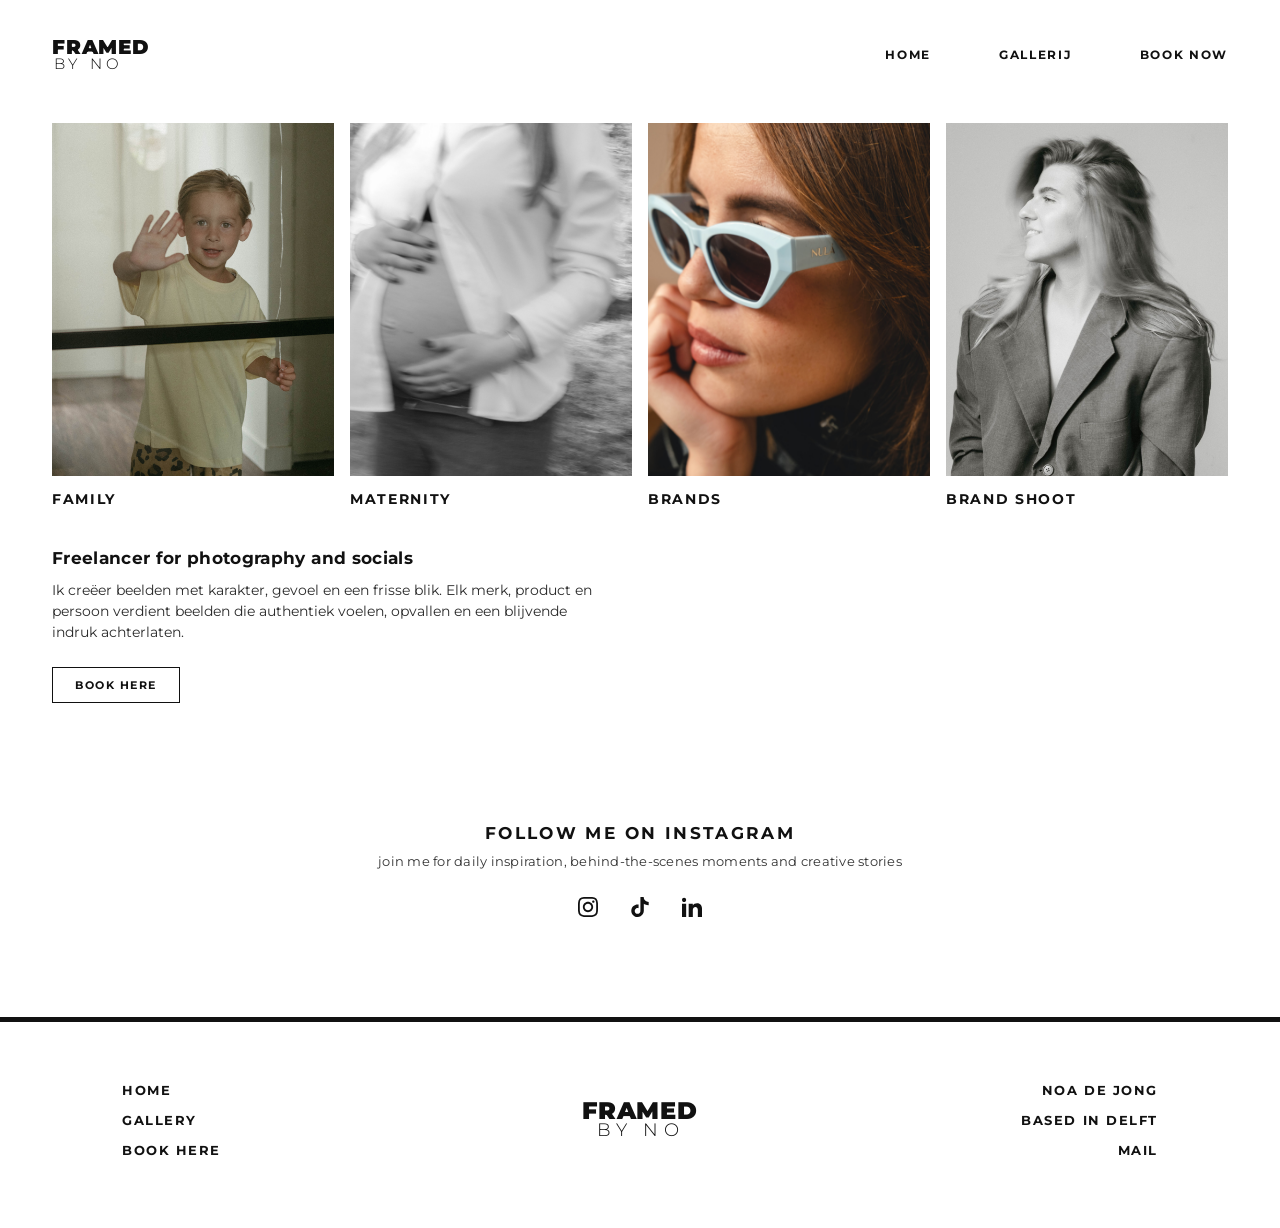
<file: index.html>
<!DOCTYPE html>
<html lang="nl">
<head>
  <meta charset="UTF-8">
  <meta name="viewport" content="width=device-width, initial-scale=1.0">
  <title>FRAMED BY NO | Home</title>
  <link rel="stylesheet" href="style.css">
  <style>
    /* Home Specific Styles */
    .hero-container {
      max-width: 1240px;
      margin: 20px auto 0 auto;
      padding: 0 32px;
    }

    /* 4 Category Columns */
    .categories-grid {
      display: grid;
      grid-template-columns: repeat(4, 1fr);
      gap: 16px;
      margin-bottom: 36px;
    }

    .category-card {
      display: flex;
      flex-direction: column;
    }

    .category-image-wrap {
      width: 100%;
      aspect-ratio: 4 / 5;
      overflow: hidden;
      background-color: #f7f7f7;
    }

    .category-image-wrap img {
      width: 100%;
      height: 100%;
      object-fit: cover;
      display: block;
      transition: transform 0.4s ease;
    }

    .category-card:hover .category-image-wrap img {
      transform: scale(1.02);
    }

    .category-title {
      font-size: 14px;
      font-weight: 700;
      letter-spacing: 0.12em;
      text-transform: uppercase;
      color: var(--color-black);
      margin-top: 14px;
    }

    /* Intro Bio Section */
    .intro-section {
      margin-top: 40px;
      margin-bottom: 120px;
      max-width: 540px;
    }

    .intro-title {
      font-size: 17px;
      font-weight: 700;
      letter-spacing: 0.02em;
      color: var(--color-black);
      margin-bottom: 12px;
    }

    .intro-text {
      font-size: 13.5px;
      font-weight: 400;
      line-height: 1.55;
      color: #2b2b2b;
      margin-bottom: 24px;
    }

    /* Social Follow Section */
    .social-follow-section {
      text-align: center;
      margin: 80px auto 40px auto;
      padding: 0 20px;
    }

    .social-follow-title {
      font-size: 17px;
      font-weight: 700;
      letter-spacing: 0.14em;
      text-transform: uppercase;
      color: var(--color-black);
      margin-bottom: 10px;
    }

    .social-follow-subtitle {
      font-size: 13px;
      color: #333333;
      font-weight: 400;
      letter-spacing: 0.02em;
      margin-bottom: 28px;
    }

    .social-icons-row {
      display: flex;
      justify-content: center;
      align-items: center;
      gap: 32px;
    }

    .social-icon-link {
      color: var(--color-black);
      display: inline-flex;
      align-items: center;
      justify-content: center;
      transition: transform 0.2s ease, opacity 0.2s ease;
    }

    .social-icon-link:hover {
      transform: translateY(-2px);
      opacity: 0.7;
    }

    .social-icon-link svg {
      width: 20px;
      height: 20px;
      fill: currentColor;
    }

    @media (max-width: 900px) {
      .categories-grid {
        grid-template-columns: repeat(2, 1fr);
        gap: 16px;
      }
    }

    @media (max-width: 550px) {
      .categories-grid {
        grid-template-columns: repeat(2, 1fr);
        gap: 12px;
      }
      .category-title {
        font-size: 12px;
        margin-top: 8px;
      }
      .hero-container {
        padding: 0 16px;
      }
      .intro-section {
        margin-bottom: 70px;
      }
    }
  </style>
</head>
<body>

  <!-- Navigation Header -->
  <header class="site-header">
    <a href="index.html" class="brand-logo" aria-label="FRAMED BY NO Homepage">
      <span class="logo-framed">FRAMED</span>
      <span class="logo-by-no">BY NO</span>
    </a>
    <nav class="main-nav" aria-label="Main Navigation">
      <a href="index.html" class="nav-link active">HOME</a>
      <a href="gallerij.html" class="nav-link">GALLERIJ</a>
      <a href="contact.html" class="nav-link">BOOK NOW</a>
    </nav>
  </header>

  <!-- Main Hero Content -->
  <main class="hero-container">
    <!-- Top 4 Photo Categories -->
    <section class="categories-grid">
      <!-- 1. Family -->
      <article class="category-card">
        <div class="category-image-wrap">
          <img src="fotografie_afbeeldingen/7-adZIaD16y2rkxVgs.png" alt="Family fotografie met jongen die zwaait door het raam" loading="lazy">
        </div>
        <h2 class="category-title">FAMILY</h2>
      </article>

      <!-- 2. Maternity -->
      <article class="category-card">
        <div class="category-image-wrap">
          <img src="fotografie_afbeeldingen/dscf0970-fPVvLcfhUVpmkMJd.jpg" alt="Maternity zwangerschapsfotografie buik met witte blouse" loading="lazy">
        </div>
        <h2 class="category-title">MATERNITY</h2>
      </article>

      <!-- 3. Brands -->
      <article class="category-card">
        <div class="category-image-wrap">
          <img src="fotografie_afbeeldingen/brands_portrait.png" alt="Brands fotoshoot portret met lichtblauwe zonnebril" loading="lazy">
        </div>
        <h2 class="category-title">BRANDS</h2>
      </article>

      <!-- 4. Brand Shoot -->
      <article class="category-card">
        <div class="category-image-wrap">
          <img src="fotografie_afbeeldingen/2-ngIHDCZYYKRGfISg.png" alt="Brand Shoot portret zwart wit vrouw in blazer" loading="lazy">
        </div>
        <h2 class="category-title">BRAND SHOOT</h2>
      </article>
    </section>

    <!-- Intro Text & Book Button -->
    <section class="intro-section">
      <h3 class="intro-title">Freelancer for photography and socials</h3>
      <p class="intro-text">
        Ik creëer beelden met karakter, gevoel en een frisse blik. Elk merk, product en persoon verdient beelden die authentiek voelen, opvallen en een blijvende indruk achterlaten.
      </p>
      <a href="contact.html" class="btn-primary">BOOK HERE</a>
    </section>

    <!-- Follow me on Instagram Section -->
    <section class="social-follow-section">
      <h2 class="social-follow-title">FOLLOW ME ON INSTAGRAM</h2>
      <p class="social-follow-subtitle">join me for daily inspiration, behind-the-scenes moments and creative stories</p>
      
      <div class="social-icons-row">
        <!-- Instagram -->
        <a href="https://instagram.com" target="_blank" rel="noopener noreferrer" class="social-icon-link" aria-label="Instagram">
          <svg viewBox="0 0 24 24">
            <path d="M12 2.163c3.204 0 3.584.012 4.85.07 3.252.148 4.771 1.691 4.919 4.919.058 1.265.069 1.645.069 4.849 0 3.205-.012 3.584-.069 4.849-.149 3.225-1.664 4.771-4.919 4.919-1.266.058-1.644.07-4.85.07-3.204 0-3.584-.012-4.849-.07-3.26-.149-4.771-1.699-4.919-4.92-.058-1.265-.07-1.644-.07-4.849 0-3.204.013-3.583.07-4.849.149-3.227 1.664-4.771 4.919-4.919 1.266-.057 1.645-.069 4.849-.069zm0-2.163c-3.259 0-3.667.014-4.947.072-4.358.2-6.78 2.618-6.98 6.98-.059 1.281-.073 1.689-.073 4.948 0 3.259.014 3.668.072 4.948.2 4.358 2.618 6.78 6.98 6.98 1.281.058 1.689.072 4.948.072 3.259 0 3.668-.014 4.948-.072 4.354-.2 6.782-2.618 6.979-6.98.059-1.28.073-1.689.073-4.948 0-3.259-.014-3.667-.072-4.947-.196-4.354-2.617-6.78-6.979-6.98-1.281-.059-1.69-.073-4.949-.073zm0 5.838c-3.403 0-6.162 2.759-6.162 6.162s2.759 6.163 6.162 6.163 6.162-2.759 6.162-6.163c0-3.403-2.759-6.162-6.162-6.162zm0 10.162c-2.209 0-4-1.79-4-4 0-2.209 1.791-4 4-4s4 1.791 4 4c0 2.21-1.791 4-4 4zm6.406-11.845c-.796 0-1.441.645-1.441 1.44s.645 1.44 1.441 1.44c.795 0 1.439-.645 1.439-1.44s-.644-1.44-1.439-1.44z"/>
          </svg>
        </a>

        <!-- TikTok -->
        <a href="https://tiktok.com" target="_blank" rel="noopener noreferrer" class="social-icon-link" aria-label="TikTok">
          <svg viewBox="0 0 24 24">
            <path d="M12.525.02c1.31-.02 2.61-.01 3.91-.02.08 1.53.63 3.09 1.75 4.17 1.12 1.11 2.7 1.62 4.24 1.79v4.03c-1.44-.05-2.89-.35-4.2-.97-.57-.26-1.1-.59-1.62-.93-.01 2.92.01 5.84-.02 8.75-.08 1.4-.54 2.79-1.35 3.94-1.31 1.92-3.58 3.17-5.91 3.21-1.43.08-2.86-.31-4.08-1.03-2.02-1.19-3.44-3.37-3.65-5.71-.02-.5-.03-1-.01-1.49.18-1.9 1.12-3.72 2.58-4.96 1.66-1.44 3.98-2.13 6.15-1.72.02 1.48-.04 2.96-.04 4.44-.99-.32-2.15-.23-3.02.37-.63.41-1.11 1.04-1.36 1.75-.21.51-.24 1.07-.14 1.61.24 1.64 1.82 3.02 3.5 2.87 1.12-.01 2.19-.66 2.77-1.61.19-.33.4-.67.41-1.06.1-1.79.06-3.57.07-5.36.01-4.03-.01-8.05.02-12.07z"/>
          </svg>
        </a>

        <!-- LinkedIn -->
        <a href="https://linkedin.com" target="_blank" rel="noopener noreferrer" class="social-icon-link" aria-label="LinkedIn">
          <svg viewBox="0 0 24 24">
            <path d="M4.98 3.5c0 1.381-1.11 2.5-2.48 2.5s-2.48-1.119-2.48-2.5c0-1.38 1.11-2.5 2.48-2.5s2.48 1.12 2.48 2.5zm.02 4.5h-5v16h5v-16zm7.982 0h-4.968v16h4.969v-8.399c0-4.67 6.029-5.052 6.029 0v8.399h4.988v-10.131c0-7.88-8.922-7.593-11.018-3.714v-2.155z"/>
          </svg>
        </a>
      </div>
    </section>
  </main>

  <!-- Site Footer -->
  <footer class="site-footer">
    <div class="footer-inner">
      <div class="footer-left">
        <a href="index.html" class="footer-link">HOME</a>
        <a href="gallerij.html" class="footer-link">GALLERY</a>
        <a href="contact.html" class="footer-link">BOOK HERE</a>
      </div>
      <div class="footer-center">
        <a href="index.html" class="brand-logo" aria-label="FRAMED BY NO Homepage">
          <span class="logo-framed">FRAMED</span>
          <span class="logo-by-no">BY NO</span>
        </a>
      </div>
      <div class="footer-right">
        <span class="footer-info">NOA DE JONG</span>
        <span class="footer-info">BASED IN DELFT</span>
        <a href="mailto:info@framedbyno.nl" class="footer-link">MAIL</a>
      </div>
    </div>
  </footer>

</body>
</html>
</file>
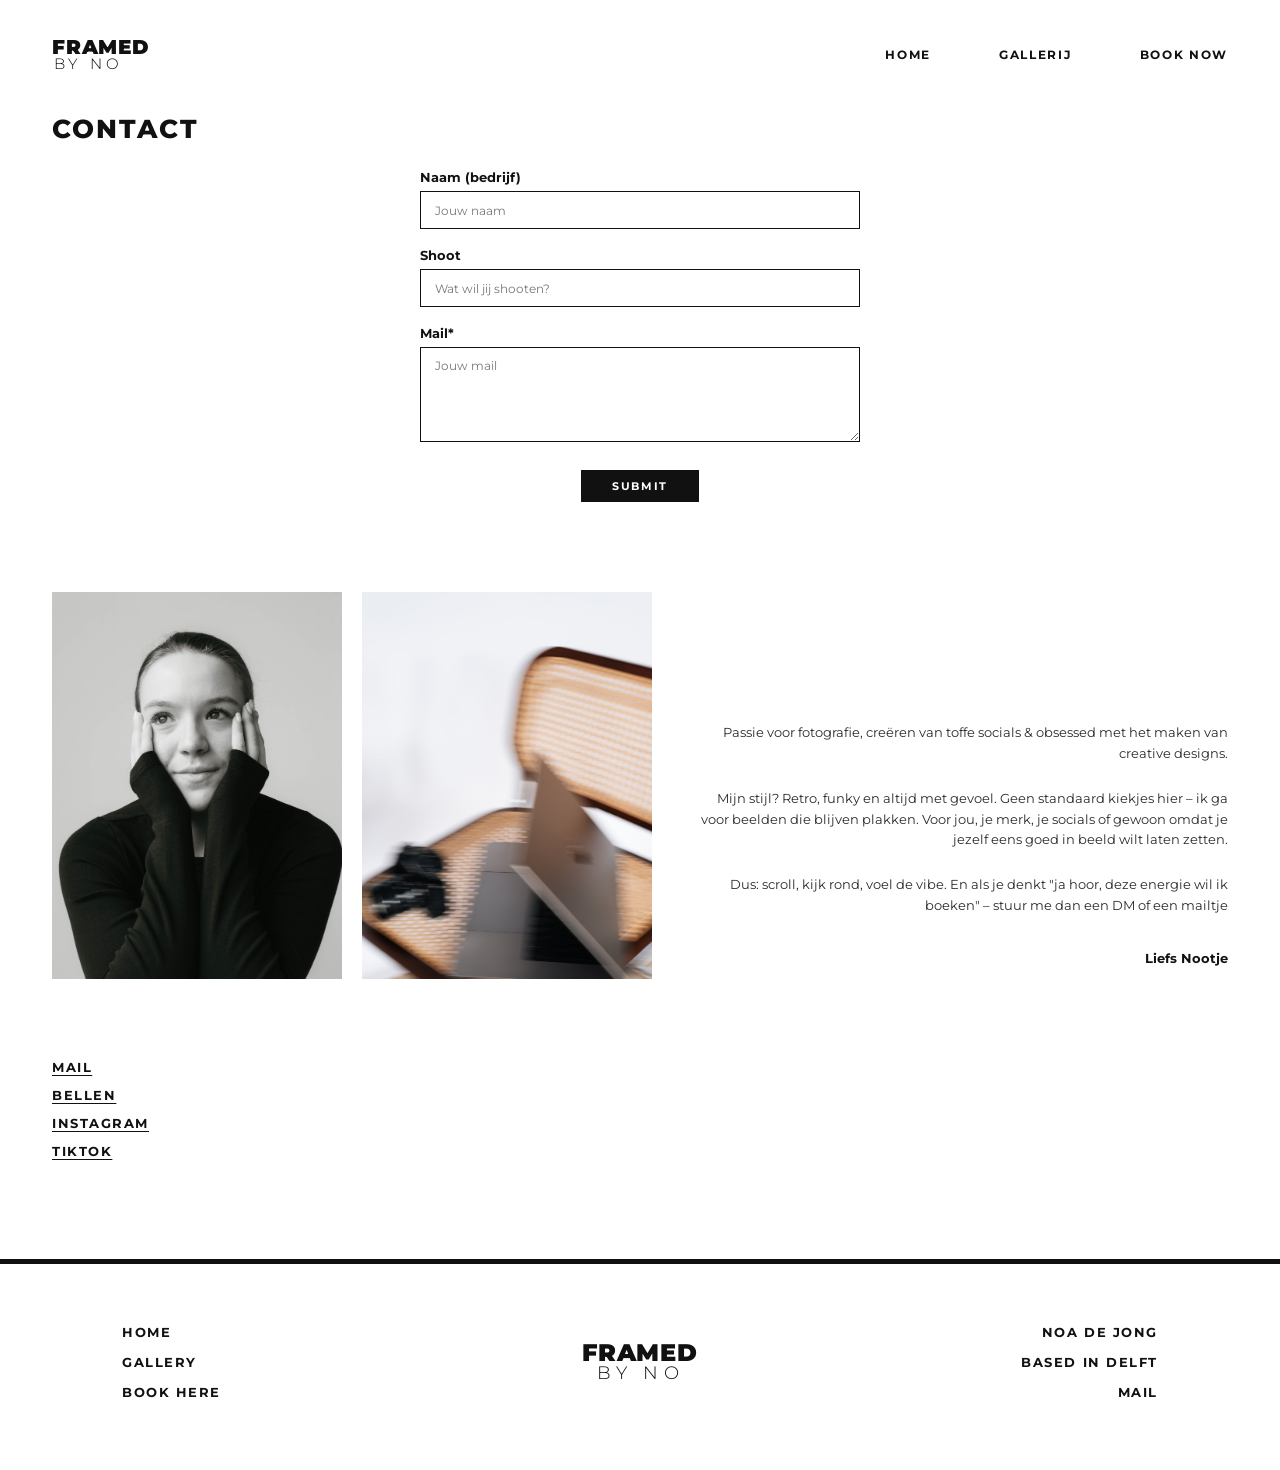
<file: contact.html>
<!DOCTYPE html>
<html lang="nl">
<head>
  <meta charset="UTF-8">
  <meta name="viewport" content="width=device-width, initial-scale=1.0">
  <title>FRAMED BY NO | Contact</title>
  <link rel="stylesheet" href="style.css">
  <style>
    .contact-container {
      max-width: 1240px;
      margin: 10px auto 0 auto;
      padding: 0 32px;
    }

    .contact-page-title {
      font-size: 26px;
      font-weight: 800;
      letter-spacing: 0.08em;
      text-transform: uppercase;
      color: var(--color-black);
      margin-bottom: 24px;
    }

    /* Top form section: centered */
    .form-wrapper {
      max-width: 440px;
      margin: 0 auto 90px auto;
    }

    .form-group {
      margin-bottom: 18px;
    }

    .form-label {
      display: block;
      font-size: 13px;
      font-weight: 700;
      color: var(--color-black);
      margin-bottom: 6px;
    }

    .form-input, .form-textarea {
      width: 100%;
      border: 1px solid var(--color-black);
      background-color: var(--color-white);
      padding: 10px 14px;
      font-family: inherit;
      font-size: 13px;
      color: var(--color-dark);
      outline: none;
      transition: border-color 0.2s, box-shadow 0.2s;
    }

    .form-input::placeholder, .form-textarea::placeholder {
      color: #777777;
      font-size: 12px;
    }

    .form-input:focus, .form-textarea:focus {
      border-color: #000000;
      box-shadow: 0 0 0 1px rgba(0, 0, 0, 0.2);
    }

    .form-textarea {
      height: 95px;
      resize: vertical;
    }

    .form-submit-row {
      display: flex;
      justify-content: center;
      margin-top: 24px;
    }

    /* Bottom Section: Two photos on left, bio text on right */
    .contact-bottom-grid {
      display: grid;
      grid-template-columns: 290px 290px 1fr;
      gap: 20px;
      align-items: start;
      margin-bottom: 80px;
    }

    .contact-image-wrap {
      width: 100%;
      aspect-ratio: 3 / 4;
      background-color: #f7f7f7;
      overflow: hidden;
    }

    .contact-image-wrap img {
      width: 100%;
      height: 100%;
      object-fit: cover;
      display: block;
    }

    /* Right text container */
    .contact-bio-column {
      display: flex;
      flex-direction: column;
      justify-content: flex-end;
      padding-top: 130px;
      padding-left: 20px;
      text-align: right;
    }

    .bio-text-block {
      font-size: 13px;
      line-height: 1.6;
      color: #2b2b2b;
      margin-bottom: 24px;
    }

    .bio-signoff {
      font-size: 13px;
      font-weight: 700;
      color: var(--color-black);
      margin-top: 10px;
    }

    /* Left direct contact links at the very bottom */
    .direct-links-column {
      display: flex;
      flex-direction: column;
      gap: 12px;
      margin-top: 60px;
    }

    .direct-contact-link {
      font-size: 13px;
      font-weight: 700;
      letter-spacing: 0.12em;
      text-transform: uppercase;
      color: var(--color-black);
      text-decoration: underline;
      text-underline-offset: 3px;
      transition: opacity 0.2s;
      width: fit-content;
    }

    .direct-contact-link:hover {
      opacity: 0.6;
    }

    @media (max-width: 992px) {
      .contact-bottom-grid {
        grid-template-columns: repeat(2, 1fr);
        gap: 16px;
        margin-bottom: 40px;
      }
      .contact-bio-column {
        grid-column: span 2;
        padding-top: 24px;
        padding-left: 0;
        text-align: right;
      }
    }

    @media (max-width: 600px) {
      .contact-container {
        padding: 0 16px;
      }
      .form-wrapper {
        margin-bottom: 50px;
      }
      .contact-bottom-grid {
        grid-template-columns: repeat(2, 1fr);
        gap: 12px;
        margin-bottom: 30px;
      }
      .contact-bio-column {
        grid-column: span 2;
        padding-top: 20px;
        padding-left: 0;
        text-align: right;
      }
      .bio-text-block {
        font-size: 11.5px;
        line-height: 1.5;
        margin-bottom: 16px;
      }
      .bio-signoff {
        font-size: 12px;
      }
      .direct-links-column {
        margin-top: 36px;
        gap: 10px;
      }
      .direct-contact-link {
        font-size: 12px;
      }
    }
  </style>
</head>
<body>

  <!-- Navigation Header -->
  <header class="site-header">
    <a href="index.html" class="brand-logo" aria-label="FRAMED BY NO Homepage">
      <span class="logo-framed">FRAMED</span>
      <span class="logo-by-no">BY NO</span>
    </a>
    <nav class="main-nav" aria-label="Main Navigation">
      <a href="index.html" class="nav-link">HOME</a>
      <a href="gallerij.html" class="nav-link">GALLERIJ</a>
      <a href="contact.html" class="nav-link active">BOOK NOW</a>
    </nav>
  </header>

  <!-- Contact Page Main Content -->
  <main class="contact-container">
    <h1 class="contact-page-title">CONTACT</h1>

    <!-- Contact Form (Centered top) -->
    <div class="form-wrapper">
      <form action="#" method="POST" onsubmit="event.preventDefault(); alert('Bedankt voor je bericht! We nemen zo snel mogelijk contact met je op.');">
        <div class="form-group">
          <label class="form-label" for="naam">Naam (bedrijf)</label>
          <input type="text" id="naam" name="naam" class="form-input" placeholder="Jouw naam" required>
        </div>

        <div class="form-group">
          <label class="form-label" for="shoot">Shoot</label>
          <input type="text" id="shoot" name="shoot" class="form-input" placeholder="Wat wil jij shooten?" required>
        </div>

        <div class="form-group">
          <label class="form-label" for="mail">Mail*</label>
          <textarea id="mail" name="mail" class="form-textarea" placeholder="Jouw mail" required></textarea>
        </div>

        <div class="form-submit-row">
          <button type="submit" class="btn-submit">Submit</button>
        </div>
      </form>
    </div>

    <!-- Bottom Section: 2 Photos & Bio Description -->
    <div class="contact-bottom-grid">
      <!-- Photo 1: Portrait of Noa in black sweater (High-Res original) -->
      <div class="contact-image-wrap">
        <img src="fotografie_afbeeldingen/dscf2743-2-XJLk2UBqeCVW2tP4.jpg" alt="Portret Noa de Jong fotograaf" loading="lazy">
      </div>

      <!-- Photo 2: Laptop and Camera on cane chair in motion (High-Res original) -->
      <div class="contact-image-wrap">
        <img src="fotografie_afbeeldingen/edit-x-studio-baybee-2629-2-mjEGGEBJ0zSgpRDN.jpg" alt="Laptop en camera op stoel bewegingsonscherpte" loading="lazy">
      </div>

      <!-- Right Bio Column (Right aligned text matching screenshot 3) -->
      <div class="contact-bio-column">
        <p class="bio-text-block">
          Passie voor fotografie, creëren van toffe socials & obsessed met het maken van creative designs.
        </p>
        <p class="bio-text-block">
          Mijn stijl? Retro, funky en altijd met gevoel. Geen standaard kiekjes hier – ik ga voor beelden die blijven plakken. Voor jou, je merk, je socials of gewoon omdat je jezelf eens goed in beeld wilt laten zetten.
        </p>
        <p class="bio-text-block">
          Dus: scroll, kijk rond, voel de vibe. En als je denkt "ja hoor, deze energie wil ik boeken" – stuur me dan een DM of een mailtje
        </p>
        <p class="bio-signoff">Liefs Nootje</p>
      </div>
    </div>

    <!-- Direct Contact Links -->
    <div class="direct-links-column">
      <a href="mailto:nootdejong@gmail.com" class="direct-contact-link">MAIL</a>
      <a href="tel:0618939353" class="direct-contact-link">BELLEN</a>
      <a href="https://www.instagram.com/framedbyno/" target="_blank" rel="noopener noreferrer" class="direct-contact-link">INSTAGRAM</a>
      <a href="https://www.tiktok.com/@framedbyno" target="_blank" rel="noopener noreferrer" class="direct-contact-link">TIKTOK</a>
    </div>
  </main>

  <!-- Site Footer -->
  <footer class="site-footer">
    <div class="footer-inner">
      <div class="footer-left">
        <a href="index.html" class="footer-link">HOME</a>
        <a href="gallerij.html" class="footer-link">GALLERY</a>
        <a href="contact.html" class="footer-link">BOOK HERE</a>
      </div>
      <div class="footer-center">
        <a href="index.html" class="brand-logo" aria-label="FRAMED BY NO Homepage">
          <span class="logo-framed">FRAMED</span>
          <span class="logo-by-no">BY NO</span>
        </a>
      </div>
      <div class="footer-right">
        <span class="footer-info">NOA DE JONG</span>
        <span class="footer-info">BASED IN DELFT</span>
        <a href="mailto:nootdejong@gmail.com" class="footer-link">MAIL</a>
      </div>
    </div>
  </footer>

</body>
</html>
</file>
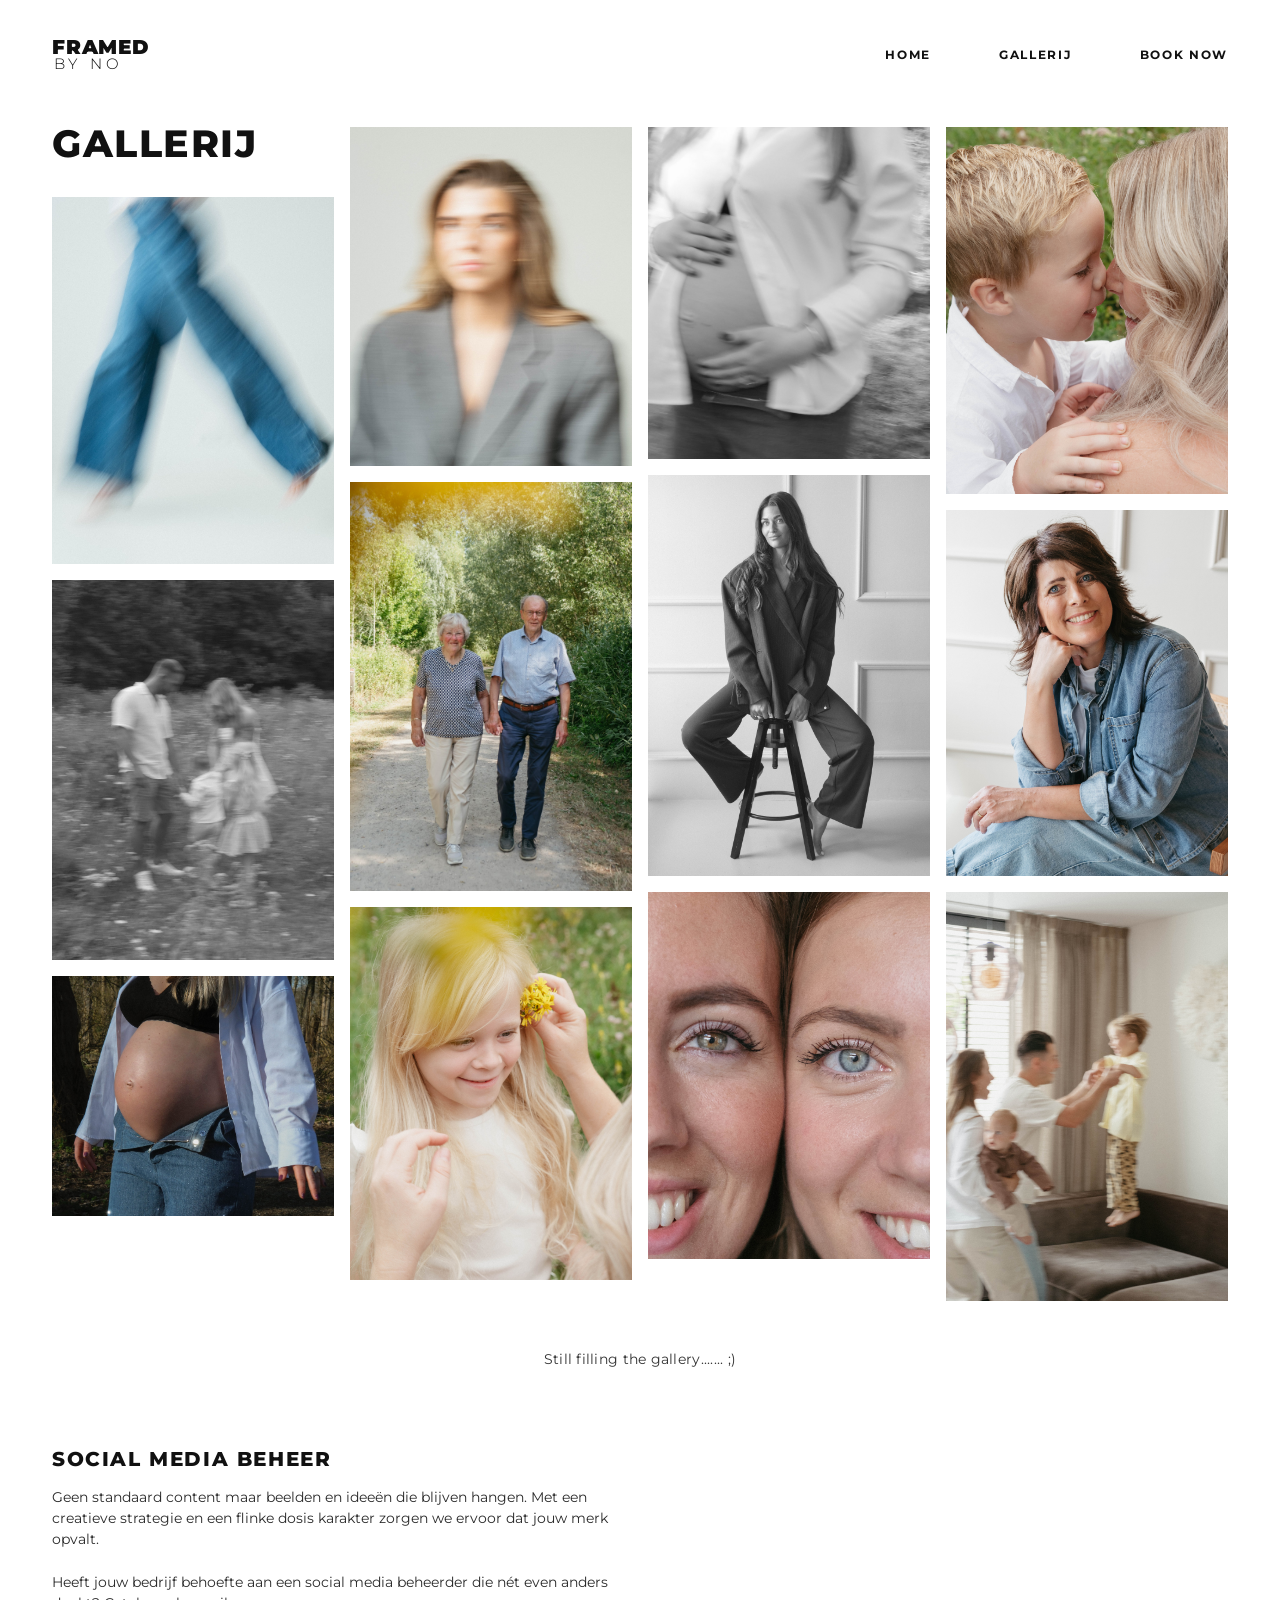
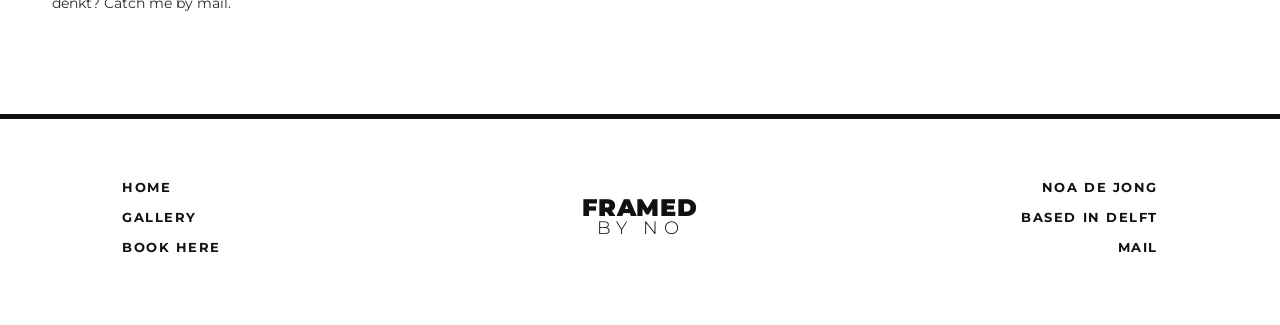
<file: gallerij.html>
<!DOCTYPE html>
<html lang="nl">
<head>
  <meta charset="UTF-8">
  <meta name="viewport" content="width=device-width, initial-scale=1.0">
  <title>FRAMED BY NO | Gallerij</title>
  <link rel="stylesheet" href="style.css">
  <style>
    .gallery-container {
      max-width: 1240px;
      margin: 10px auto 0 auto;
      padding: 0 32px;
    }

    /* 4-column Pinterest / Masonry style layout matching Zyro exact column design */
    .gallery-grid {
      display: grid;
      grid-template-columns: repeat(4, 1fr);
      gap: 16px;
      align-items: start;
    }

    .gallery-col {
      display: flex;
      flex-direction: column;
      gap: 16px;
    }

    .gallery-item {
      width: 100%;
      overflow: hidden;
      background-color: #f5f5f5;
    }

    .gallery-item img {
      width: 100%;
      height: 100%;
      object-fit: cover;
      display: block;
      transition: transform 0.4s ease;
    }

    .gallery-item:hover img {
      transform: scale(1.02);
    }

    /* First column title styling */
    .gallery-header-title {
      font-size: 38px;
      font-weight: 800;
      letter-spacing: 0.04em;
      text-transform: uppercase;
      color: var(--color-black);
      padding: 10px 0 16px 0;
      line-height: 1.1;
    }

    /* Still filling the gallery text */
    .gallery-status {
      text-align: center;
      margin: 50px auto 70px auto;
      font-size: 13.5px;
      font-weight: 400;
      color: #333333;
      letter-spacing: 0.02em;
    }

    /* Social Media Beheer Section */
    .services-section {
      max-width: 600px;
      margin: 80px 0 60px 0;
    }

    .services-title {
      font-size: 20px;
      font-weight: 800;
      letter-spacing: 0.08em;
      text-transform: uppercase;
      color: var(--color-black);
      margin-bottom: 16px;
    }

    .services-text {
      font-size: 13.5px;
      line-height: 1.55;
      color: #2b2b2b;
      margin-bottom: 22px;
    }

    @media (max-width: 900px) {
      .gallery-grid {
        grid-template-columns: repeat(2, 1fr);
      }
    }

    @media (max-width: 550px) {
      .gallery-grid {
        grid-template-columns: 1fr;
      }
      .gallery-container {
        padding: 0 20px;
      }
      .gallery-header-title {
        font-size: 28px;
      }
    }
  </style>
</head>
<body>

  <!-- Navigation Header -->
  <header class="site-header">
    <a href="index.html" class="brand-logo" aria-label="FRAMED BY NO Homepage">
      <span class="logo-framed">FRAMED</span>
      <span class="logo-by-no">BY NO</span>
    </a>
    <nav class="main-nav" aria-label="Main Navigation">
      <a href="index.html" class="nav-link">HOME</a>
      <a href="gallerij.html" class="nav-link active">GALLERIJ</a>
      <a href="contact.html" class="nav-link">BOOK NOW</a>
    </nav>
  </header>

  <!-- Gallery Main Section -->
  <main class="gallery-container">
    <div class="gallery-grid">
      
      <!-- Column 1 -->
      <div class="gallery-col">
        <h1 class="gallery-header-title">GALLERIJ</h1>
        <!-- Blue motion blurred jeans jumping -->
        <div class="gallery-item" style="aspect-ratio: 4 / 5.2;">
          <img src="fotografie_afbeeldingen/dscf2682-FDrH9Eu7q0fTgV6q.jpg" alt="Blauwe jeans in beweging" loading="lazy">
        </div>
        <!-- Black and white family in field -->
        <div class="gallery-item" style="aspect-ratio: 4 / 5.4;">
          <img src="fotografie_afbeeldingen/8-SjulSie7gv8T236Z.png" alt="Gezin in weiland zwart-wit fotografie" loading="lazy">
        </div>
        <!-- Pregnant belly open jeans -->
        <div class="gallery-item" style="aspect-ratio: 4 / 3.4;">
          <img src="fotografie_afbeeldingen/dscf1119-zRfJZp8RWiaZajhc.jpg" style="object-position: 50% 20%;" alt="Zwangerschap fotoshoot blote buik en spijkerbroek" loading="lazy">
        </div>
      </div>

      <!-- Column 2 -->
      <div class="gallery-col" style="padding-top: 14px;">
        <!-- Motion blurred woman grey blazer portrait -->
        <div class="gallery-item" style="aspect-ratio: 4 / 4.8;">
          <img src="fotografie_afbeeldingen/dscf2578-5XqjF18k3eXU4QML.jpg" alt="Bewegend portret vrouw in grijze blazer" loading="lazy">
        </div>
        <!-- Elderly couple walking holding hands -->
        <div class="gallery-item" style="aspect-ratio: 4 / 5.8;">
          <img src="fotografie_afbeeldingen/dscf3006-LOBOj3TL9AzyUD7b.jpg" alt="Ouder echtpaar hand in hand wandelen op bospad" loading="lazy">
        </div>
        <!-- Young blonde girl with yellow flower -->
        <div class="gallery-item" style="aspect-ratio: 4 / 5.3;">
          <img src="fotografie_afbeeldingen/8-aSupj1oKJU1ONVGb.png" alt="Jong blond meisje met geel bloemetje in het haar" loading="lazy">
        </div>
      </div>

      <!-- Column 3 -->
      <div class="gallery-col" style="padding-top: 14px;">
        <!-- Maternity hands on pregnant belly black and white -->
        <div class="gallery-item" style="aspect-ratio: 4 / 4.7;">
          <img src="fotografie_afbeeldingen/dscf0970-fPVvLcfhUVpmkMJd.jpg" alt="Handen op zwangere buik zwart wit" loading="lazy">
        </div>
        <!-- Woman sitting on high wooden stool in pantsuit -->
        <div class="gallery-item" style="aspect-ratio: 4 / 5.7;">
          <img src="fotografie_afbeeldingen/6-rWeIfq8YSkFzUCTY.png" alt="Vrouw in pak op houten kruk zwart wit studio portret" loading="lazy">
        </div>
        <!-- Close up of two sisters smiling face to face -->
        <div class="gallery-item" style="aspect-ratio: 4 / 5.2;">
          <img src="fotografie_afbeeldingen/8-fz1MIgGPPaSFxVie.png" alt="Close-up twee zussen met groene en blauwe ogen lachend" loading="lazy">
        </div>
      </div>

      <!-- Column 4 -->
      <div class="gallery-col" style="padding-top: 14px;">
        <!-- Mother and young blonde boy close portrait -->
        <div class="gallery-item" style="aspect-ratio: 4 / 5.2;">
          <img src="fotografie_afbeeldingen/7-lwzuqCpEbOCJOMeV.png" alt="Moeder en zoontje neus aan neus in het gras" loading="lazy">
        </div>
        <!-- Smiling woman in denim jacket resting chin on hand -->
        <div class="gallery-item" style="aspect-ratio: 4 / 5.2;">
          <img src="fotografie_afbeeldingen/7-xajSb8GZcBTlljSM.png" alt="Vrouw in spijkerjasje lachend op houten stoel" loading="lazy">
        </div>
        <!-- Young family jumping with kids on living room sofa -->
        <div class="gallery-item" style="aspect-ratio: 4 / 5.8;">
          <img src="fotografie_afbeeldingen/5-xgaJODTSnkpmWyXD.png" alt="Gezin met baby en springend kind op de bank in woonkamer" loading="lazy">
        </div>
      </div>

    </div>

    <!-- Gallery Status Quote -->
    <p class="gallery-status">Still filling the gallery....... ;)</p>

    <!-- Social Media Beheer Section -->
    <section class="services-section">
      <h2 class="services-title">SOCIAL MEDIA BEHEER</h2>
      <p class="services-text">
        Geen standaard content maar beelden en ideeën die blijven hangen. Met een creatieve strategie en een flinke dosis karakter zorgen we ervoor dat jouw merk opvalt.
      </p>
      <p class="services-text">
        Heeft jouw bedrijf behoefte aan een social media beheerder die nét even anders denkt? Catch me by mail.
      </p>
    </section>
  </main>

  <!-- Site Footer -->
  <footer class="site-footer">
    <div class="footer-inner">
      <div class="footer-left">
        <a href="index.html" class="footer-link">HOME</a>
        <a href="gallerij.html" class="footer-link">GALLERY</a>
        <a href="contact.html" class="footer-link">BOOK HERE</a>
      </div>
      <div class="footer-center">
        <a href="index.html" class="brand-logo" aria-label="FRAMED BY NO Homepage">
          <span class="logo-framed">FRAMED</span>
          <span class="logo-by-no">BY NO</span>
        </a>
      </div>
      <div class="footer-right">
        <span class="footer-info">NOA DE JONG</span>
        <span class="footer-info">BASED IN DELFT</span>
        <a href="mailto:info@framedbyno.nl" class="footer-link">MAIL</a>
      </div>
    </div>
  </footer>

</body>
</html>
</file>
<file: style.css>
/* Shared Styles for FRAMED BY NO */
@import url('https://fonts.googleapis.com/css2?family=Montserrat:ital,wght@0,300;0,400;0,500;0,600;0,700;0,800;0,900;1,300;1,400&display=swap');

:root {
  --color-black: #111111;
  --color-dark: #1a1a1a;
  --color-gray: #666666;
  --color-light-gray: #ebebeb;
  --color-border: #111111;
  --color-white: #ffffff;
  --font-main: 'Montserrat', -apple-system, BlinkMacSystemFont, "Segoe UI", Roboto, sans-serif;
}

* {
  box-sizing: border-box;
  margin: 0;
  padding: 0;
}

html, body {
  width: 100%;
  min-height: 100%;
  background-color: var(--color-white);
  color: var(--color-dark);
  font-family: var(--font-main);
  -webkit-font-smoothing: antialiased;
  -moz-osx-font-smoothing: grayscale;
}

a {
  color: inherit;
  text-decoration: none;
}

/* ==================== HEADER ==================== */
.site-header {
  width: 100%;
  max-width: 1240px;
  margin: 0 auto;
  padding: 38px 32px 32px 32px;
  display: flex;
  align-items: center;
  justify-content: space-between;
}

.brand-logo {
  display: flex;
  flex-direction: column;
  line-height: 0.95;
  text-decoration: none;
  color: var(--color-black);
  user-select: none;
}

.brand-logo .logo-framed {
  font-weight: 900;
  font-size: 20px;
  letter-spacing: 0.04em;
}

.brand-logo .logo-by-no {
  font-weight: 300;
  font-size: 15px;
  letter-spacing: 0.28em;
  padding-left: 2px;
}

.main-nav {
  display: flex;
  align-items: center;
  gap: 68px;
}

.nav-link {
  font-size: 12px;
  font-weight: 700;
  letter-spacing: 0.14em;
  text-transform: uppercase;
  color: var(--color-black);
  transition: opacity 0.2s ease, transform 0.2s ease;
  position: relative;
}

.nav-link:hover {
  opacity: 0.7;
}

.nav-link.active {
  color: var(--color-black);
}

/* ==================== FOOTER ==================== */
.site-footer {
  width: 100%;
  border-top: 5px solid var(--color-black);
  background-color: var(--color-white);
  padding: 60px 0 70px 0;
  margin-top: 100px;
}

.footer-inner {
  max-width: 1100px;
  margin: 0 auto;
  padding: 0 32px;
  display: grid;
  grid-template-columns: 1fr auto 1fr;
  align-items: center;
}

.footer-left {
  display: flex;
  flex-direction: column;
  gap: 14px;
}

.footer-link {
  font-size: 13px;
  font-weight: 700;
  letter-spacing: 0.12em;
  text-transform: uppercase;
  color: var(--color-black);
  transition: opacity 0.2s;
  width: fit-content;
}

.footer-link:hover {
  opacity: 0.6;
}

.footer-center {
  display: flex;
  justify-content: center;
}

.footer-center .brand-logo {
  text-align: center;
  align-items: center;
}

.footer-center .brand-logo .logo-framed {
  font-size: 24px;
}

.footer-center .brand-logo .logo-by-no {
  font-size: 18px;
  letter-spacing: 0.32em;
}

.footer-right {
  display: flex;
  flex-direction: column;
  gap: 14px;
  align-items: flex-end;
  text-align: right;
}

.footer-info {
  font-size: 13px;
  font-weight: 700;
  letter-spacing: 0.12em;
  text-transform: uppercase;
  color: var(--color-black);
}

/* ==================== BUTTONS ==================== */
.btn-primary {
  display: inline-block;
  padding: 10px 22px;
  background-color: var(--color-white);
  color: var(--color-black);
  border: 1px solid var(--color-black);
  font-size: 11px;
  font-weight: 700;
  letter-spacing: 0.14em;
  text-transform: uppercase;
  cursor: pointer;
  transition: all 0.25s ease;
  font-family: inherit;
  text-align: center;
}

.btn-primary:hover {
  background-color: var(--color-black);
  color: var(--color-white);
}

.btn-submit {
  display: inline-block;
  background-color: var(--color-black);
  color: var(--color-white);
  border: 1px solid var(--color-black);
  padding: 8px 30px;
  font-size: 11px;
  font-weight: 700;
  letter-spacing: 0.14em;
  text-transform: uppercase;
  cursor: pointer;
  transition: background-color 0.2s, color 0.2s;
  font-family: inherit;
}

.btn-submit:hover {
  background-color: var(--color-white);
  color: var(--color-black);
}

/* Mobile responsive menu */
@media (max-width: 768px) {
  .site-header {
    padding: 24px 20px;
    flex-direction: column;
    gap: 20px;
  }
  
  .main-nav {
    gap: 28px;
  }

  .footer-inner {
    grid-template-columns: 1fr;
    gap: 40px;
    text-align: center;
  }

  .footer-left {
    align-items: center;
  }

  .footer-right {
    align-items: center;
    text-align: center;
  }
}
</file>
